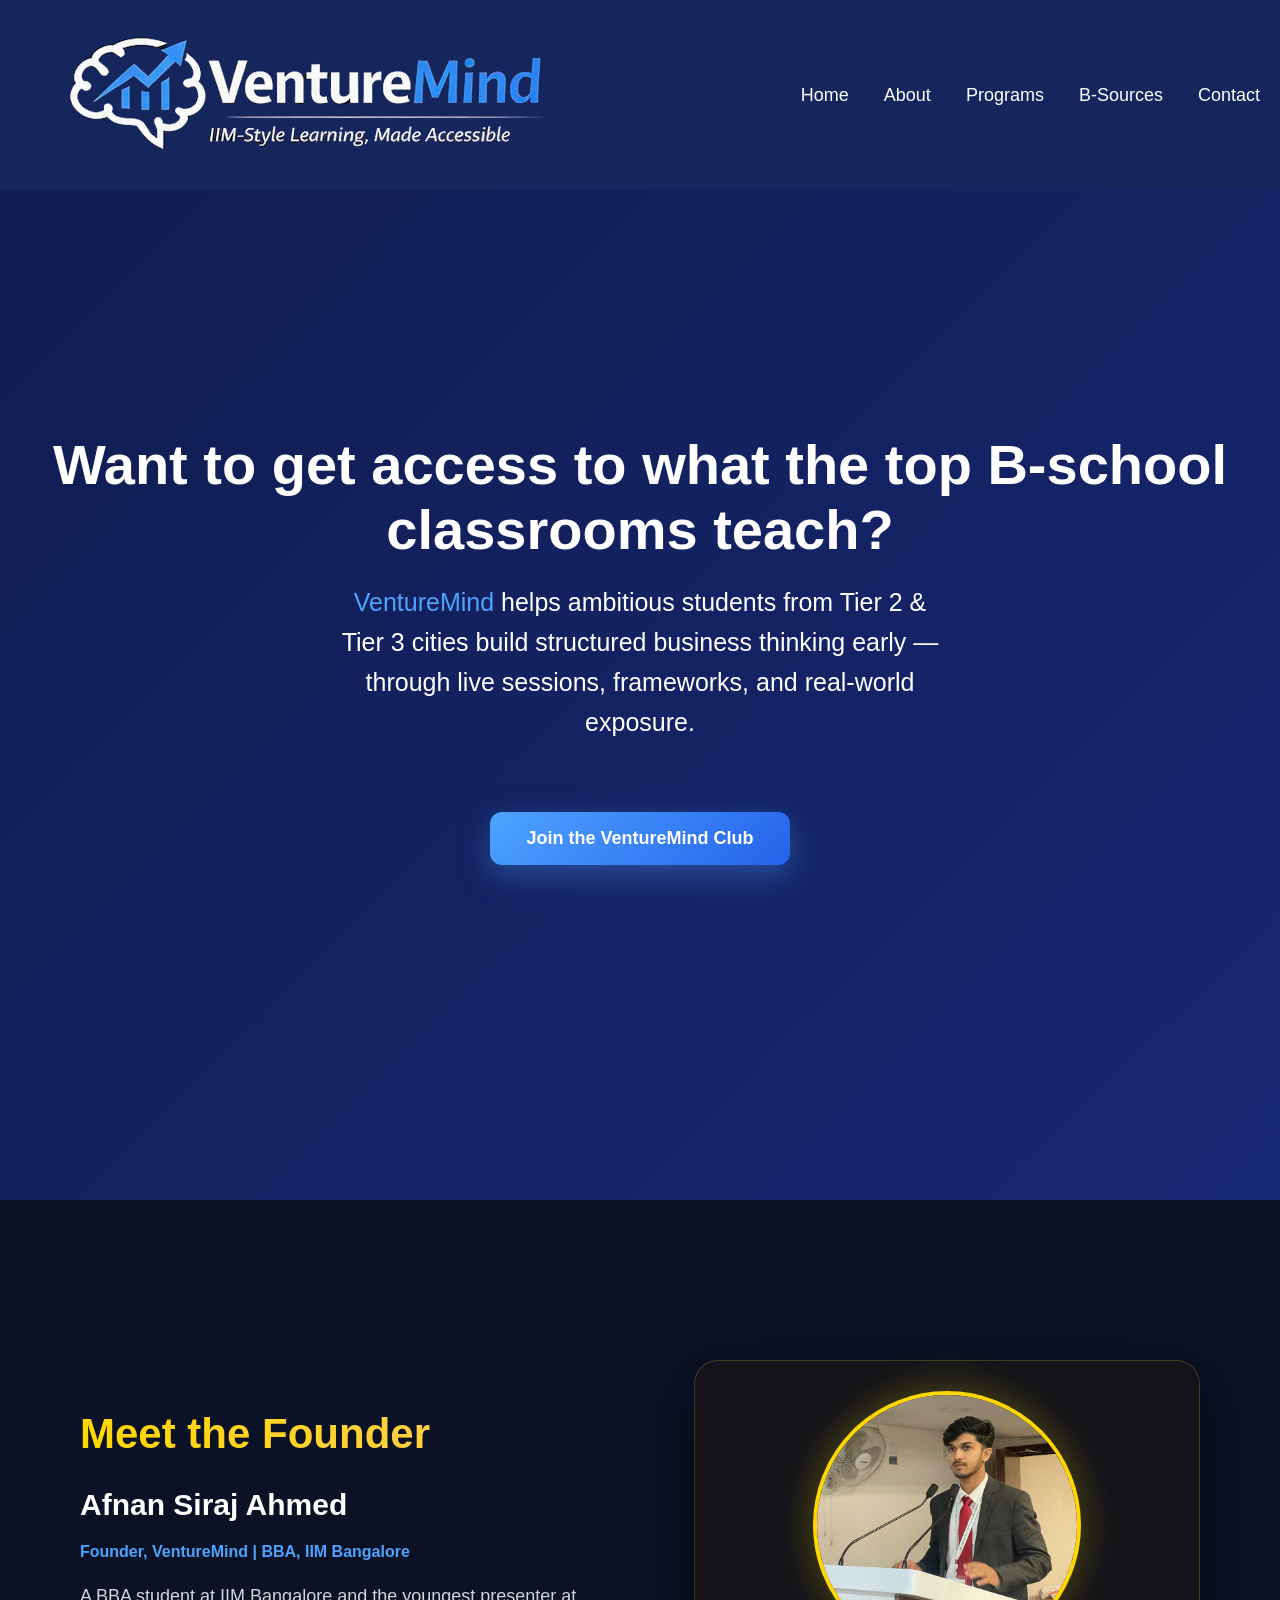
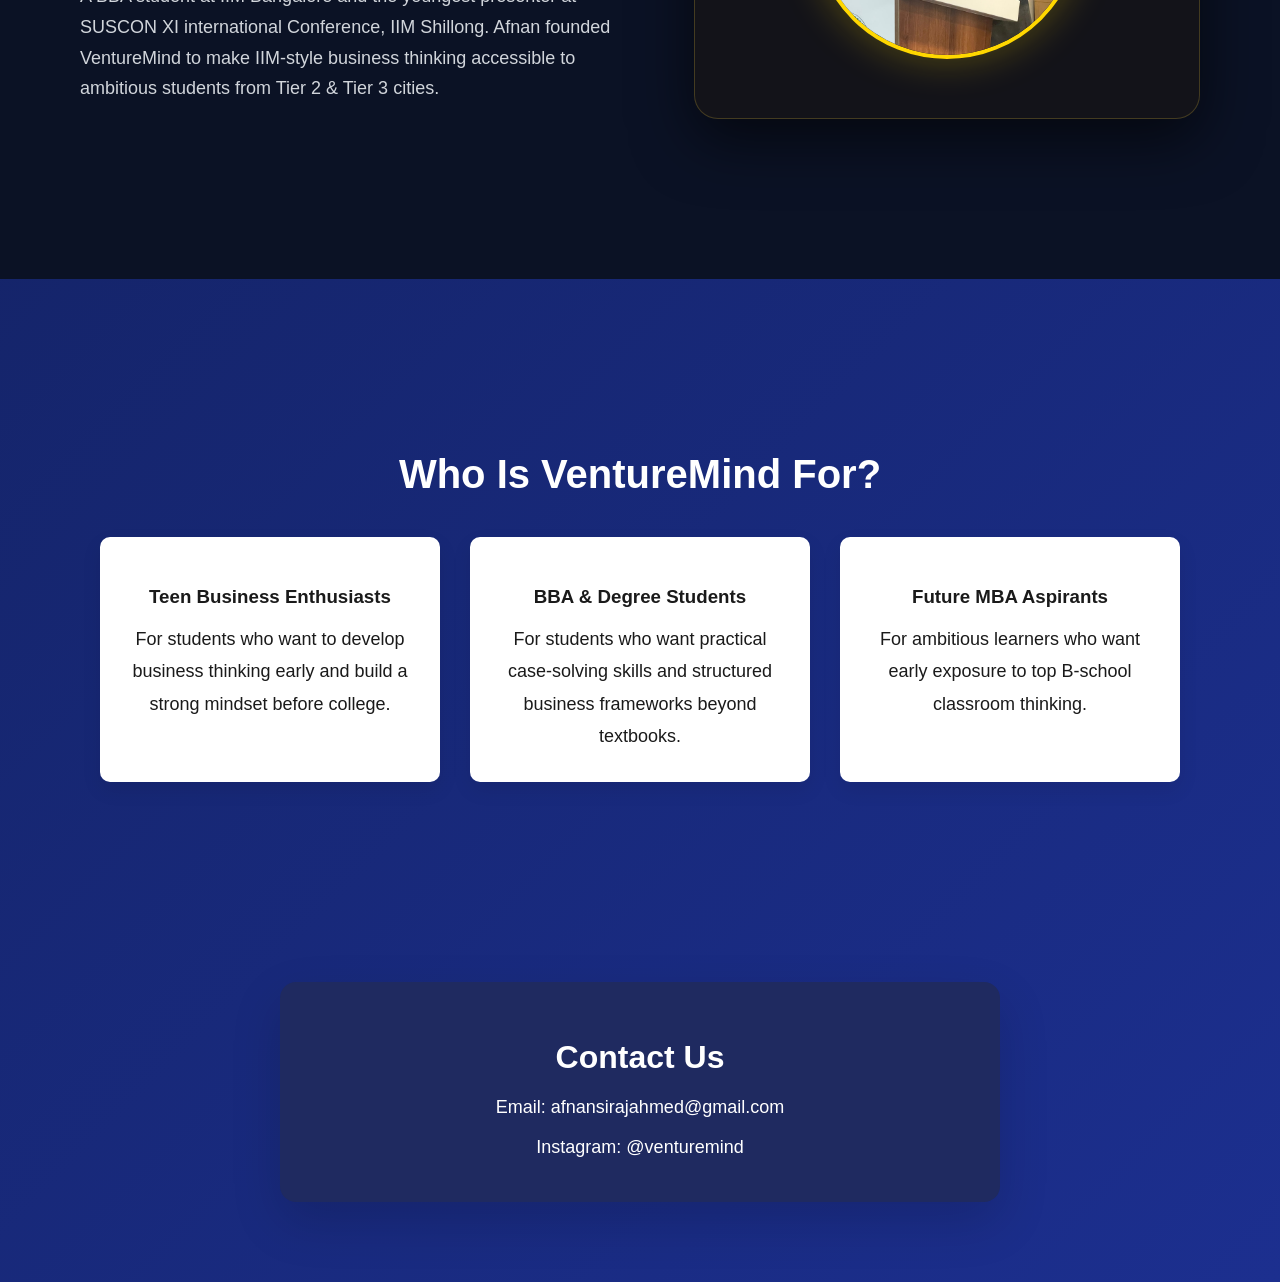
<file: index.html>
<!DOCTYPE html>
<html>
<head>
    <meta charset="UTF-8">
    <meta name="viewport" content="width=device-width, initial-scale=1.0">

    <!-- Google Search Console Verification -->
<meta name="google-site-verification" content="5r_V95ySeKYSe_41ma-kqYVi1wjDSkY2qO1v6zg-8Wk" />
    <link rel="stylesheet" href="style.css">
</head>

<body>
   <header>
    <div class="nav-container">
        <div class="logo">
            <img src="images/logo.png" alt="VentureMind Logo">
        </div>
        <nav>
            <ul>
                <li><a href="index.html">Home</a></li>
                <li><a href="about.html">About</a></li>
                <li><a href="programs.html">Programs</a></li>
                <li><a href="bsources.html">B-Sources</a></li>          
      <li><a href="#">Contact</a></li>
            </ul>
        </nav>
    </div>
</header>

       <main class="hero">
    
    <h1 class="hero-title">
        Want to get access to what the top B-school
        classrooms teach?
    </h1>

    <p class="hero-subtitle">
        <span class="brand-blue">VentureMind</span> helps ambitious students
        from Tier 2 & Tier 3 cities build structured business thinking early —
        through live sessions, frameworks, and real-world exposure.
    </p>

<a href="https://docs.google.com/forms/d/e/1FAIpQLSeUELsqWf4JP32iaqCO6nF9xPl_H-A8tIZz_a2kUd4YhOue7w/viewform" target="_blank" class="cta-btn">
    Join the VentureMind Club
</a>
</main>

   <section id="founder">
    <div class="founder-container">

        <!-- LEFT SIDE (Text) -->
        <div class="founder-text">
            <h2>Meet the Founder</h2>
            <h3>Afnan Siraj Ahmed</h3>
            <h4>Founder, VentureMind | BBA, IIM Bangalore 
                 </h4>

            <p>
            A BBA student at IIM Bangalore and the youngest presenter at SUSCON XI international Conference, IIM Shillong. Afnan founded VentureMind to make IIM-style business 
                thinking accessible to ambitious students from Tier 2 & Tier 3 cities.
            </p>
        </div>

        <!-- RIGHT SIDE (Photo Card) -->
        <div class="founder-card">
            <img src="images/founder.jpeg" alt="Afnan Siraj Ahmed">
        </div>

    </div>
</section>

<section id="who">
    <h2>Who Is VentureMind For?</h2>

    <div class="audience-grid">
        <div class="audience-card">
            <h3>Teen Business Enthusiasts</h3>
            <p>For students who want to develop business thinking early and build a strong mindset before college.</p>
        </div>

        <div class="audience-card">
            <h3>BBA & Degree Students</h3>
            <p>For students who want practical case-solving skills and structured business frameworks beyond textbooks.</p>
        </div>

        <div class="audience-card">
            <h3>Future MBA Aspirants</h3>
            <p>For ambitious learners who want early exposure to top B-school classroom thinking.</p>
        </div>
    </div>
</section>

  
<section id="contact">
    <div class="contact-box">
        <h2>Contact Us</h2>
        <p>Email: afnansirajahmed@gmail.com</p>
        <p>Instagram: @venturemind</p>
    </div>
</section>
</file>
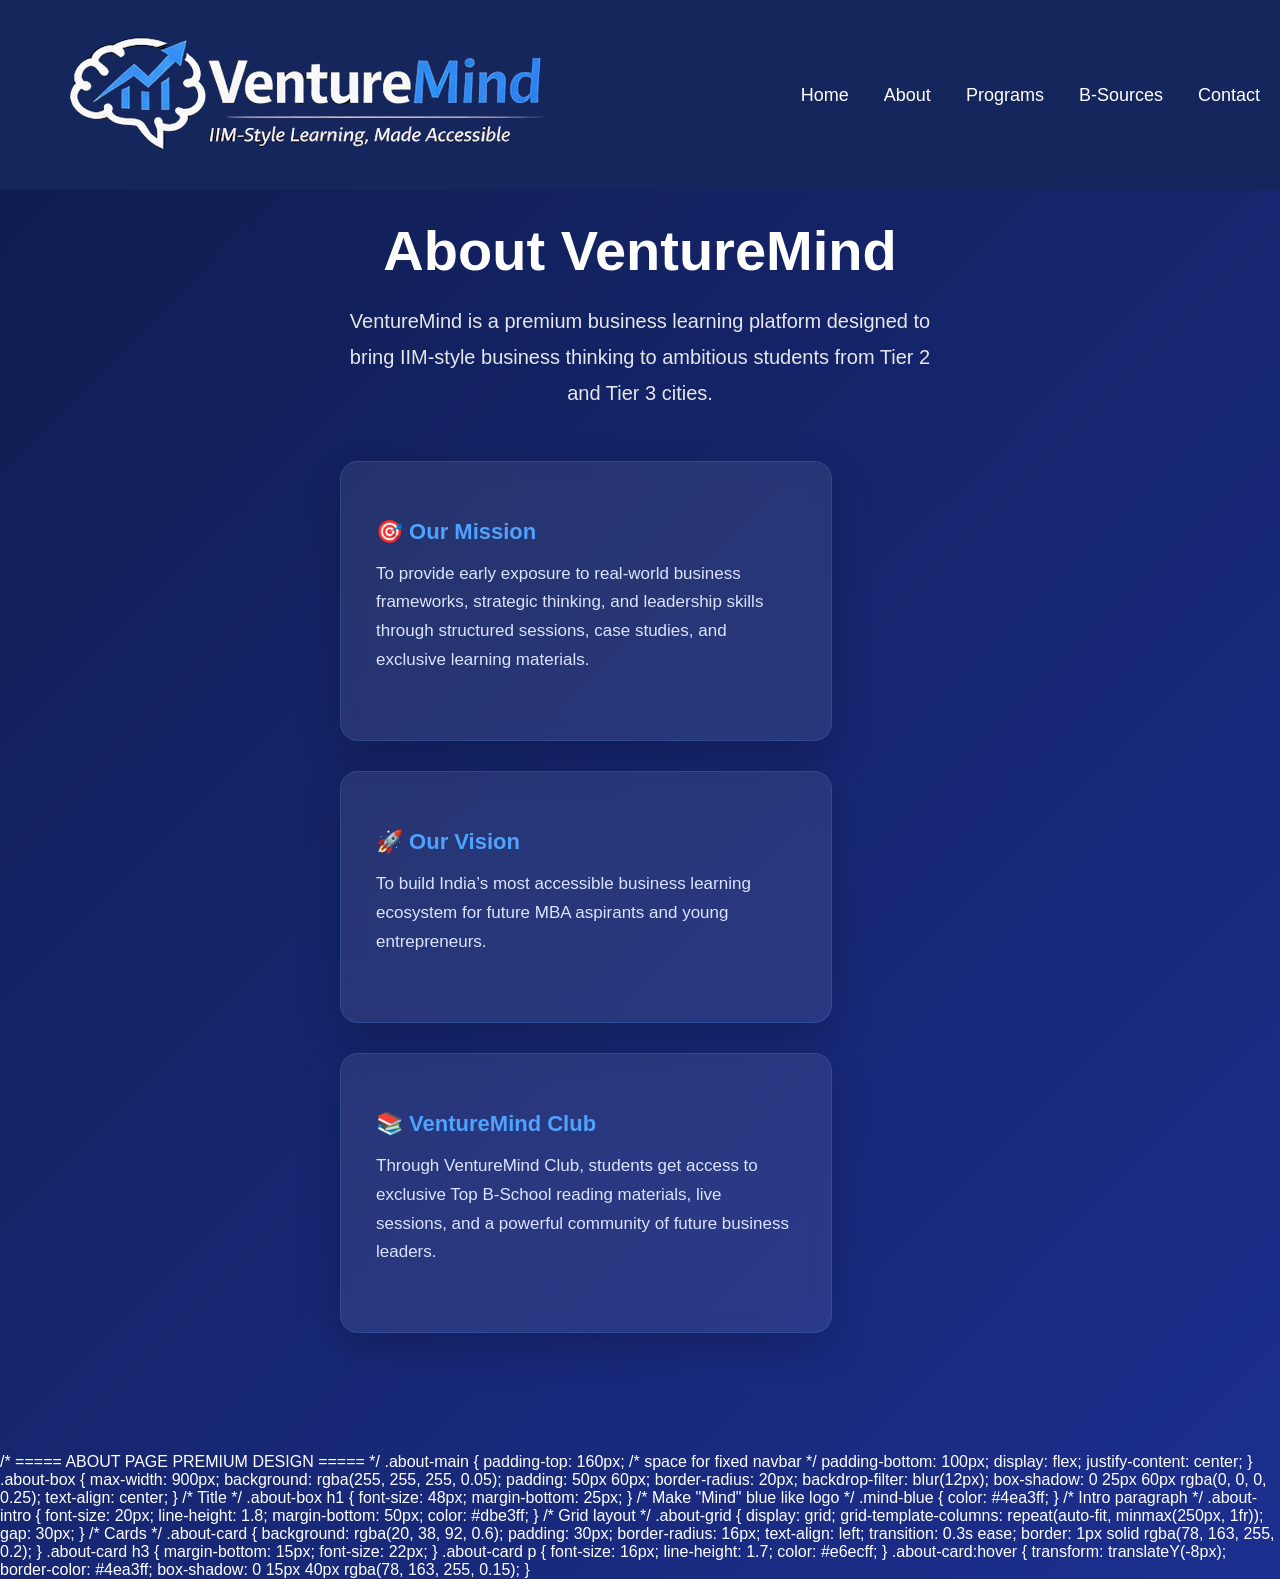
<file: about.html>
<!DOCTYPE html>
<html lang="en">
<head>
    <meta charset="UTF-8">
    <meta name="viewport" content="width=device-width, initial-scale=1.0">
    <title>About - VentureMind</title>
    <link rel="stylesheet" href="style.css">
</head>

<body>
<header>
    <div class="nav-container">
        <div class="logo">
            <img src="images/logo.png" alt="VentureMind Logo">
        </div>
        <nav>
            <ul>
                <li><a href="index.html">Home</a></li>
                <li><a href="about.html">About</a></li>
                <li><a href="programs.html">Programs</a></li>
                <li><a href="bsources.html">B-Sources</a></li>
                <li><a href="#">Contact</a></li>
            </ul>
        </nav>
    </div>
</header>

<main class="about-main">
    <div class="about-box">
        <h1>About <span class="mind-blue">VentureMind</span></h1>

        <p class="about-intro">
            VentureMind is a premium business learning platform designed to bring
            IIM-style business thinking to ambitious students from Tier 2 and Tier 3 cities.
        </p>

        <div class="about-grid">
            <div class="about-card">
                <h3>🎯 Our Mission</h3>
                <p>
                    To provide early exposure to real-world business frameworks,
                    strategic thinking, and leadership skills through structured sessions,
                    case studies, and exclusive learning materials.
                </p>
            </div>

            <div class="about-card">
                <h3>🚀 Our Vision</h3>
                <p>
                    To build India’s most accessible business learning ecosystem
                    for future MBA aspirants and young entrepreneurs.
                </p>
            </div>

            <div class="about-card">
                <h3>📚 VentureMind Club</h3>
                <p>
                    Through VentureMind Club, students get access to exclusive
                    Top B-School reading materials, live sessions, and a powerful
                    community of future business leaders.
                </p>
            </div>
        </div>
    </div>
</main>

/* ===== ABOUT PAGE PREMIUM DESIGN ===== */
.about-main {
    padding-top: 160px; /* space for fixed navbar */
    padding-bottom: 100px;
    display: flex;
    justify-content: center;
}

.about-box {
    max-width: 900px;
    background: rgba(255, 255, 255, 0.05);
    padding: 50px 60px;
    border-radius: 20px;
    backdrop-filter: blur(12px);
    box-shadow: 0 25px 60px rgba(0, 0, 0, 0.25);
    text-align: center;
}

/* Title */
.about-box h1 {
    font-size: 48px;
    margin-bottom: 25px;
}

/* Make "Mind" blue like logo */
.mind-blue {
    color: #4ea3ff;
}

/* Intro paragraph */
.about-intro {
    font-size: 20px;
    line-height: 1.8;
    margin-bottom: 50px;
    color: #dbe3ff;
}

/* Grid layout */
.about-grid {
    display: grid;
    grid-template-columns: repeat(auto-fit, minmax(250px, 1fr));
    gap: 30px;
}

/* Cards */
.about-card {
    background: rgba(20, 38, 92, 0.6);
    padding: 30px;
    border-radius: 16px;
    text-align: left;
    transition: 0.3s ease;
    border: 1px solid rgba(78, 163, 255, 0.2);
}

.about-card h3 {
    margin-bottom: 15px;
    font-size: 22px;
}

.about-card p {
    font-size: 16px;
    line-height: 1.7;
    color: #e6ecff;
}

.about-card:hover {
    transform: translateY(-8px);
    border-color: #4ea3ff;
    box-shadow: 0 15px 40px rgba(78, 163, 255, 0.15);
}
</file>
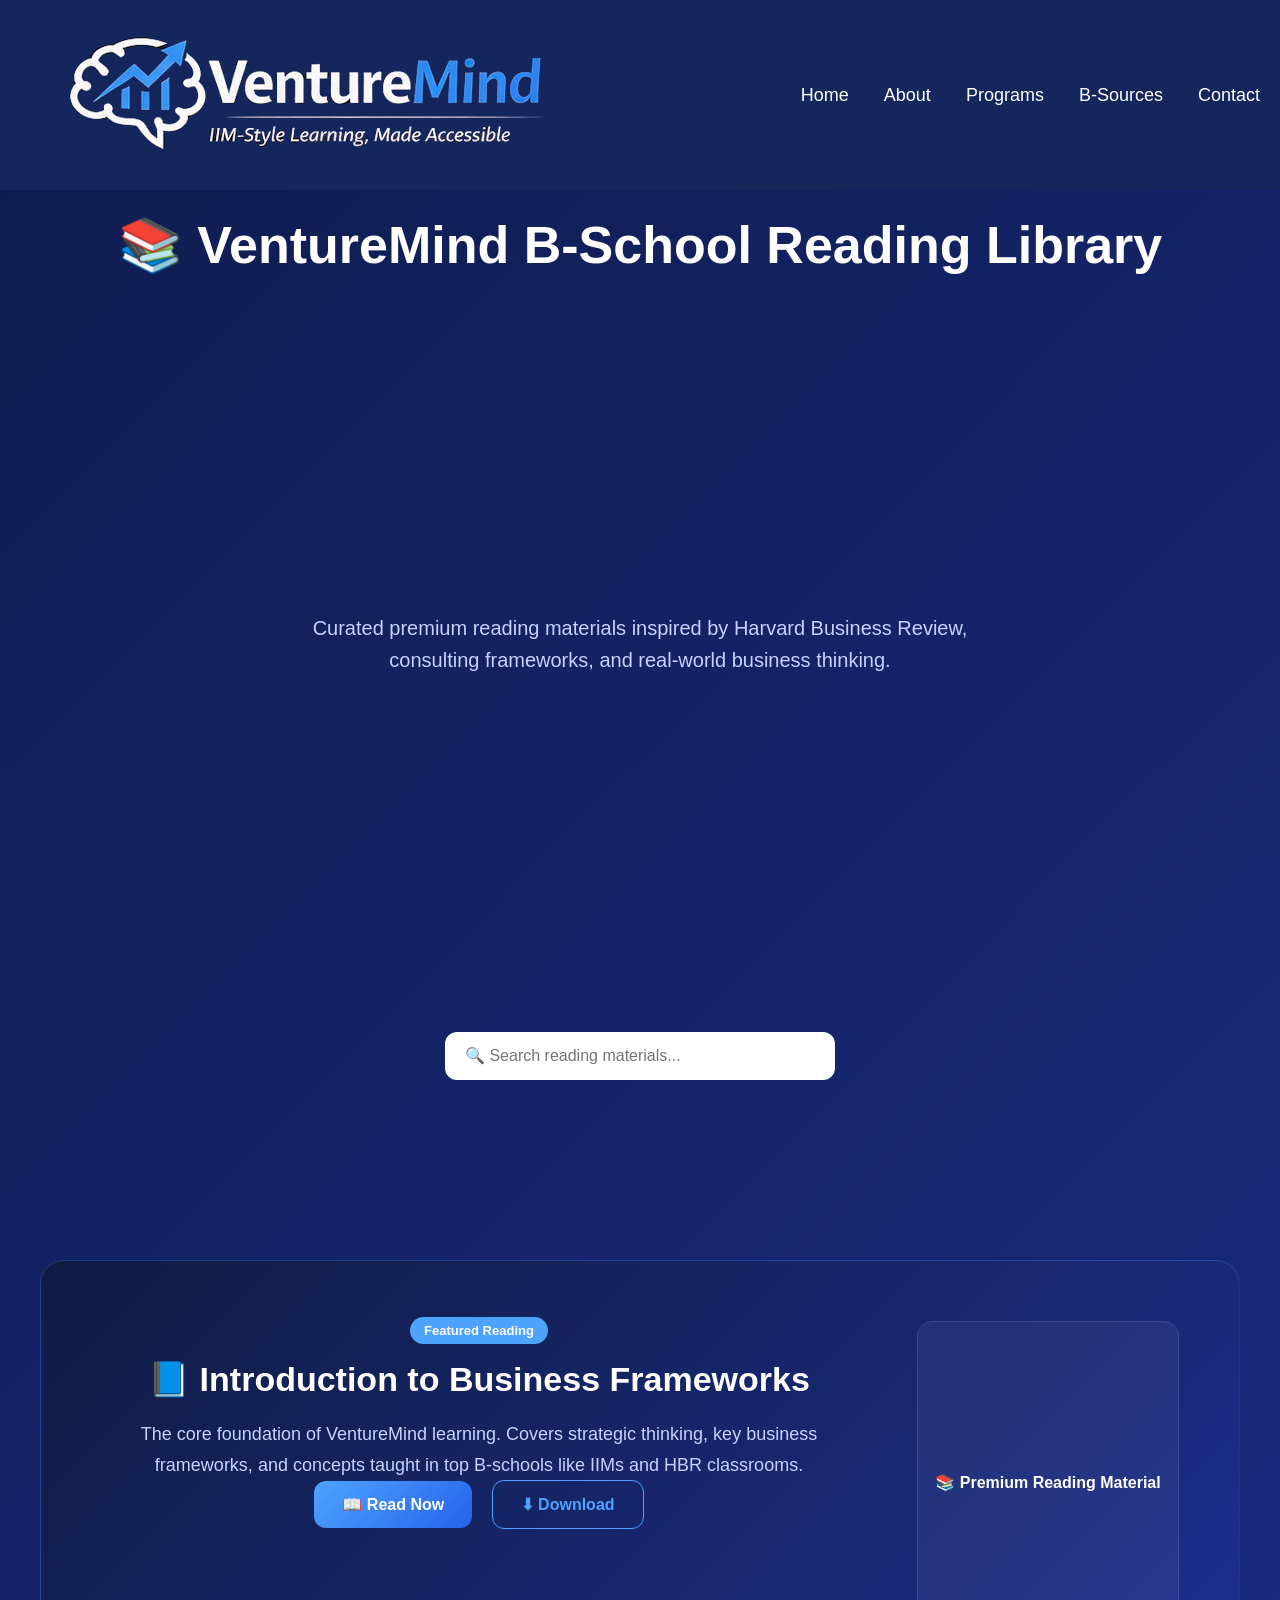
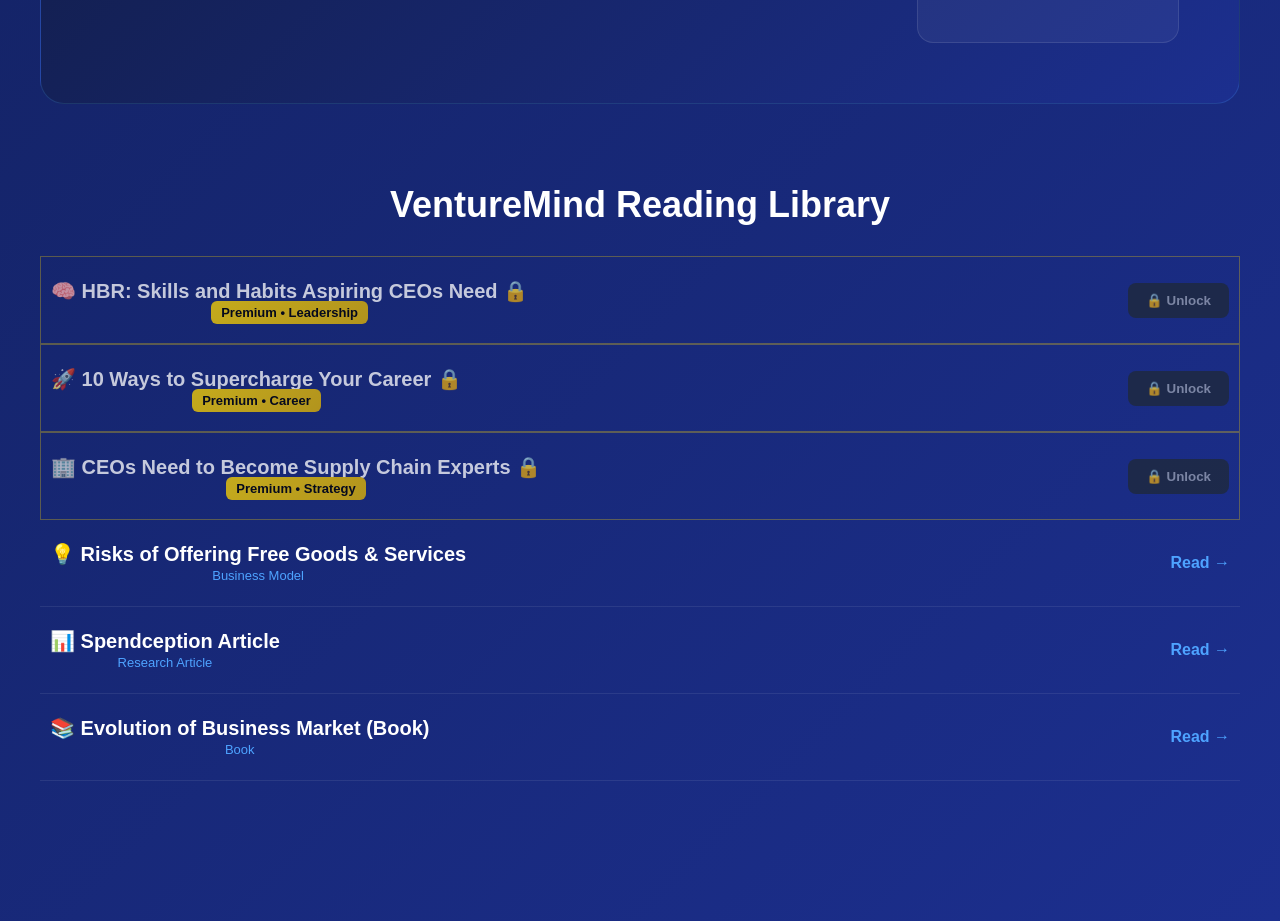
<file: bsources.html>
<!DOCTYPE html>
<html>
<head>
    <meta charset="UTF-8">
    <meta name="viewport" content="width=device-width, initial-scale=1.0">
    <title>B-Sources - VentureMind</title>
    <link rel="stylesheet" href="style.css">
</head>

<body>

<header>
    <div class="nav-container">
        <div class="logo">
            <img src="images/logo.png" alt="VentureMind Logo">
        </div>
        <nav>
            <ul>
                <li><a href="index.html">Home</a></li>
                <li><a href="about.html">About</a></li>
                <li><a href="programs.html">Programs</a></li>
                <li><a href="bsources.html">B-Sources</a></li>
                <li><a href="#">Contact</a></li>
            </ul>
        </nav>
    </div>
</header>

<!-- HERO -->
<main id="bsources-hero">
    <h1>📚 VentureMind B-School Reading Library</h1>
    <p>
        Curated premium reading materials inspired by Harvard Business Review,
        consulting frameworks, and real-world business thinking.
    </p>

    <!-- Search Bar -->
    <input 
        type="text" 
        id="searchInput" 
        placeholder="🔍 Search reading materials..."
        onkeyup="searchResources()"
        class="search-bar"
    >
</main>

<section id="bsources-library">

    <!-- ⭐ FEATURED RESOURCE (Premium Spotlight) -->
    <div class="featured-resource">
        <div class="featured-left">
            <span class="featured-tag">Featured Reading</span>
            <h2>📘 Introduction to Business Frameworks</h2>
            <p>
                The core foundation of VentureMind learning. Covers strategic thinking,
                key business frameworks, and concepts taught in top B-schools like IIMs and HBR classrooms.
            </p>

            <div class="featured-buttons">
                <a href="resources/B-source reading material.pdf" target="_blank" class="primary-btn">
                    📖 Read Now
                </a>
                <a href="resources/B-source reading material.pdf" download class="secondary-btn">
                    ⬇ Download
                </a>
            </div>
        </div>

        <div class="featured-right">
            <div class="pdf-preview">
                📚 Premium Reading Material
            </div>
        </div>
    </div>

    <!-- 📚 LIBRARY LIST (Elite Style) -->
    <div class="library-list">

        <h2 class="library-title">VentureMind Reading Library</h2>

       <div class="library-item locked-item">
    <div class="library-info">
        <h3>🧠 HBR: Skills and Habits Aspiring CEOs Need 🔒</h3>
        <span class="library-tag premium">Premium • Leadership</span>
    </div>
<button class="locked-link" onclick="unlockPopup()">
    🔒 Unlock
</button></div>

       <div class="library-item locked-item">
    <div class="library-info">
        <h3>🚀 10 Ways to Supercharge Your Career 🔒</h3>
        <span class="library-tag premium">Premium • Career</span>
    </div>
<button class="locked-link" onclick="unlockPopup()">
    🔒 Unlock
</button></div>

      <div class="library-item locked-item">
    <div class="library-info">
        <h3>🏢 CEOs Need to Become Supply Chain Experts 🔒</h3>
        <span class="library-tag premium">Premium • Strategy</span>
    </div>
<button class="locked-link" onclick="unlockPopup()">
    🔒 Unlock
</button></div>

        <div class="library-item">
            <div class="library-info">
                <h3>💡 Risks of Offering Free Goods & Services</h3>
                <span class="library-tag">Business Model</span>
            </div>
            <a href="resources/HBR The Risks of Offering Free Goods and Services.pdf" target="_blank" class="read-link">
                Read →
            </a>
        </div>

        <div class="library-item">
            <div class="library-info">
                <h3>📊 Spendception Article</h3>
                <span class="library-tag">Research Article</span>
            </div>
            <a href="resources/Article Spendception.pdf" target="_blank" class="read-link">
                Read →
            </a>
        </div>

        <div class="library-item">
            <div class="library-info">
                <h3>📚 Evolution of Business Market (Book)</h3>
                <span class="library-tag">Book</span>
            </div>
            <a href="resources/Evolution of Business Market Book.pdf" target="_blank" class="read-link">
                Read →
            </a>
        </div>

    </div>

</section>

<script>
function searchResources() {
    let input = document.getElementById("searchInput").value.toLowerCase();
    let cards = document.getElementsByClassName("resource-card");

    for (let i = 0; i < cards.length; i++) {
        let text = cards[i].innerText.toLowerCase();
        if (text.includes(input)) {
            cards[i].style.display = "block";
        } else {
            cards[i].style.display = "none";
        }
    }
}
</script>

</body>
</html>
</file>
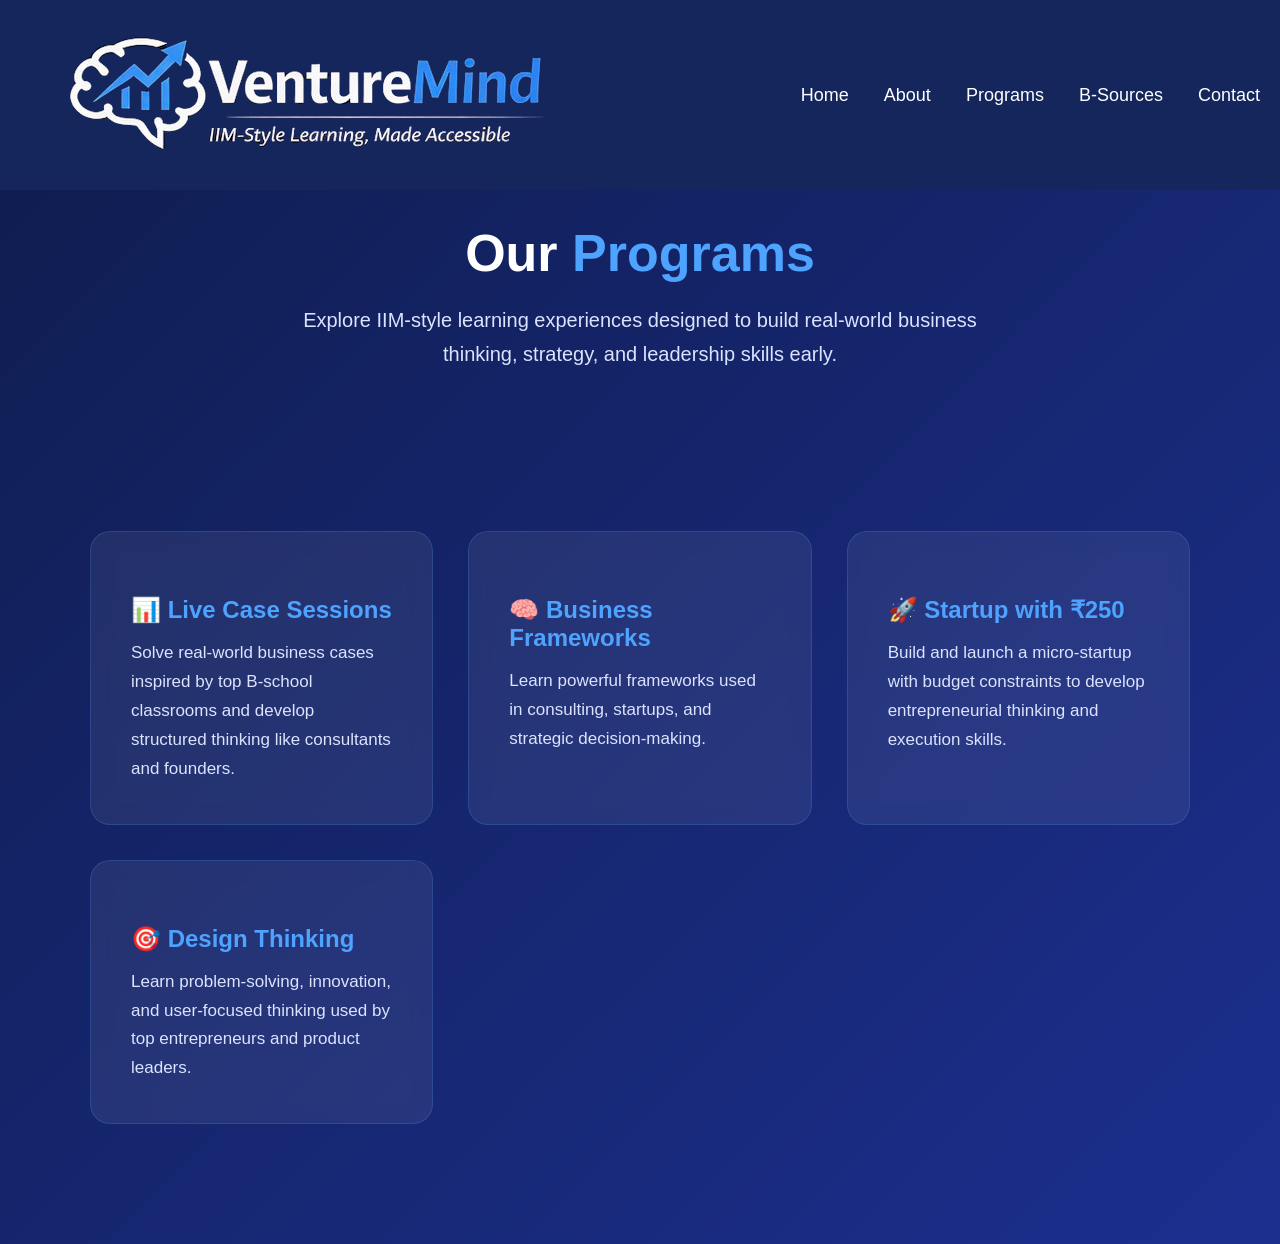
<file: programs.html>
<!DOCTYPE html>
<html>
<head>
    <meta charset="UTF-8">
    <meta name="viewport" content="width=device-width, initial-scale=1.0">
    <title>Programs - VentureMind</title>
    <link rel="stylesheet" href="style.css">
</head>

<body>

<header>
    <div class="nav-container">
        <div class="logo">
            <img src="images/logo.png" alt="VentureMind Logo">
        </div>
        <nav>
            <ul>
                <li><a href="index.html">Home</a></li>
                <li><a href="about.html">About</a></li>
                <li><a href="programs.html">Programs</a></li>
                <li><a href="bsources.html">B-Sources</a></li>
                <li><a href="#">Contact</a></li>
            </ul>
        </nav>
    </div>
</header>

<!-- ===== PROGRAMS HERO ===== -->
<section id="programs-hero">
    <div class="programs-hero-container">
        <h1>Our <span class="brand-blue">Programs</span></h1>
        <p>
            Explore IIM-style learning experiences designed to build real-world
            business thinking, strategy, and leadership skills early.
        </p>
    </div>
</section>

<!-- ===== PROGRAMS CARDS SECTION ===== -->
<section id="programs-page">
    <div class="programs-page-container">

        <div class="program-card">
            <h3>📊 Live Case Sessions</h3>
            <p>
                Solve real-world business cases inspired by top B-school classrooms
                and develop structured thinking like consultants and founders.
            </p>
        </div>

        <div class="program-card">
            <h3>🧠 Business Frameworks</h3>
            <p>
                Learn powerful frameworks used in consulting, startups, and
                strategic decision-making.
            </p>
        </div>

        <div class="program-card">
            <h3>🚀 Startup with ₹250</h3>
            <p>
                Build and launch a micro-startup with budget constraints to
                develop entrepreneurial thinking and execution skills.
            </p>
        </div>

        <div class="program-card">
            <h3>🎯 Design Thinking</h3>
            <p>
                Learn problem-solving, innovation, and user-focused thinking
                used by top entrepreneurs and product leaders.
            </p>
        </div>

    </div>
</section>

</body>
</html>
</file>
<file: style.css>
body{
    
    margin:0;
    font-family: Arial, sans-serif;
    background: linear-gradient(135deg, #0f1c4d, #1c2f8f);
    color: white;
}
/* ===== HEADER / NAVBAR ===== */
header {
    position: fixed;
    top: 0;
    left: 0;
    width: 100%;
    background: #14265c;
    z-index: 1000;
    padding: 0; /* REMOVE big padding */
}

/* This controls alignment */
.nav-container {
    max-width: 1600px;  /* Aligns with page content */
    margin: 0 auto;     /* Centers navbar */
    padding: 15px 20px; /* Balanced spacing */
    display: flex;
    justify-content: space-between;
    align-items: center;
}s

/* Logo size */
.logo img {
    height: 100px;
}

/* Navigation menu */
nav ul {
    list-style: none;
    display: flex; /* makes items horizontal */
    gap: 35px; /* space between menu items */
    margin: 0;
    padding: 0;
}

/* Menu links */
nav ul li a {
    text-decoration: none;
    color: white;
    font-size: 18px;
    font-weight: 500;
    transition: 0.3s;
}

/* Hover effect (premium feel) */
nav ul li a:hover {
    color: #4ea3ff; /* VentureMind blue */
}
main{
    padding: 180px 40px 120px; /* space for fixed navbar */
    text-align: center;
    min-height: 100vh;

    display: flex;
    flex-direction: column;
    justify-content: center;
    align-items: center; /* THIS fixes CTA + alignment */
   /main


/* ===== HERO SECTION (PREMIUM UPGRADE) ===== */
.hero {
    padding: 200px 20px 140px; /* space for navbar */
    min-height: 100vh;

    display: flex;
    flex-direction: column;
    justify-content: center;
    align-items: center;

    text-align: center;
    max-width: 1000px;
    margin: 0 auto;
}

/* Main Headline */
.hero-title {
    font-size: 64px;
    font-weight: 800;
    line-height: 1.2;
    margin-bottom: 30px;
    letter-spacing: -1px;
}

/* Subtitle */
.hero-subtitle {
    font-size: 22px;
    line-height: 1.8;
    color: #c7d2fe;
    max-width: 750px;
    margin-bottom: 50px;
}

/* Brand highlight (matches logo blue) */
.brand-blue {
    color: #4ea3ff;
    font-weight: 700;
}

}
main h1{
    font-size: 56px;
margin-bottom: 20px;
}
main p {
     font-size: 25px;
max-width: 600px;
line-height: 1.6;
margin: 0 auto 30px auto;
}
/* ===== PREMIUM CTA BUTTON (REPLACE OLD ONE) ===== */
.cta-btn {
    margin-top: 40px;
    padding: 16px 36px;
    font-size: 18px;
    font-weight: 700;
    text-decoration: none; /* ADD THIS */

    display: inline-block;  /* prevents ugly full-width bar */
    width: auto;

    border-radius: 12px;
    border: none;
    cursor: pointer;

    background: linear-gradient(135deg, #4ea3ff, #2563eb);
    color: white;

    transition: all 0.3s ease;
    box-shadow: 0 10px 30px rgba(78, 163, 255, 0.35);
}

.cta-btn:hover {
    transform: translateY(-4px);
    box-shadow: 0 18px 50px rgba(78, 163, 255, 0.6);
}

/* HOVER = PREMIUM LIFT EFFECT */
.cta-btn:hover {
    transform: translateY(-6px) scale(1.04);
    box-shadow: 
        0 20px 60px rgba(78, 163, 255, 0.6),
        0 0 20px rgba(78, 163, 255, 0.4);
    
    background: linear-gradient(135deg, #5bb0ff, #1d4ed8);
}

/* CLICK EFFECT (Feels Professional) */
.cta-btn:active {
    transform: translateY(-2px) scale(0.98);
    box-shadow: 0 8px 20px rgba(78, 163, 255, 0.4);
}
section {
    padding: 140px 60px;
    text-align: center;
    
}

section h2 {
    font-size: 40px;
    margin-bottom: 25px;
    font-weight: 700;
}
section p {
    font-size: 18px;
    max-width: 750px;
    margin: 0 auto;
    line-height: 1.8;
}

#programs {
    background-color: #f4f6fa;
    color: #1a1a1a;
    padding: 60 20px;  /* Smaller height */
}
#contact {
    background-color: transparent; /* remove full blue bar */
    padding: 60px 20px 80px;
    display: flex;
    justify-content: center;
}

.contact-box {
    background: #1f2a60;
    color: white;
    padding: 30px 60px;
    border-radius: 16px;
    text-align: center;
    max-width: 600px;
    width: 100%;
    box-shadow: 0 20px 50px rgba(0,0,0,0.15);
}

.contact-box h2 {
    margin-bottom: 15px;
    font-size: 32px;
}

.contact-box p {
    margin: 8px 0;
    font-size: 18px;
}

html {
    scroll-behavior: smooth;
}
#audience {
    background-color: #ffffff;
    color: #1a1a1a;
}

.audience-grid {
    display: flex;
    gap: 30px;
    justify-content: center;
    margin-top: 40px;
    flex-wrap: wrap;
}
.audience-card {
    background-color: white;
    color: #1a1a1a;
    padding: 30px;
    border-radius: 10px;
    width: 280px;
    transition: 0.3s ease;
    box-shadow: 0 8px 20px rgba(0,0,0,0.08);
}

.audience-card:hover {
    transform: translateY(-8px);
}

.audience-card h3 {
    margin-bottom: 15px;
}

.program-cards {
    display: grid;
    grid-template-columns: repeat(auto-fit, minmax(260px, 1fr));
    gap: 35px;
    margin-top: 50px;
    padding: 0 40px;
}

.card {
    background: linear-gradient(145deg, #ffffff, #f4f6ff);
    padding: 35px 28px;
    border-radius: 18px;
    box-shadow: 0 15px 40px rgba(0, 0, 0, 0.08);
    transition: all 0.35s ease;
    text-align: left;
    border: 1px solid rgba(78, 163, 255, 0.15);
    position: relative;
    overflow: hidden;
}

.card h3 {
    margin-bottom: 14px;
    font-size: 20px;
    color: #1f2a60;
}

.card p {
    font-size: 16px;
    line-height: 1.7;
    color: #444;
    margin: 0;
}

.card:hover {
    transform: translateY(-12px) scale(1.03);
    box-shadow: 0 25px 60px rgba(31, 42, 96, 0.18);
    border-color: #4ea3ff;
}

.card p {
    font-size: 16px;
    line-height: 1.7;
    color: #444;
    margin: 0;
}

/* Premium Hover Effect */
.card:hover {
    transform: translateY(-10px) scale(1.02);
    box-shadow: 0 25px 50px rgba(31, 42, 96, 0.15);
    border-color: #4ea3ff;
}

#founder {
    background-color: #ffffff;
    color: #1a1a1a;
    padding: 100px 20px;
    text-align: center;
}

.founder-box {
    max-width: 700px;
    margin: 40px auto 0;
    background: #f4f6ff;
    padding: 40px;
    border-radius: 16px;
    box-shadow: 0 15px 40px rgba(0,0,0,0.08);
}

.founder-box h3 {
    font-size: 26px;
    margin-bottom: 15px;
    color: #1f2a60;
}

/* ===== FOUNDER SECTION ===== */
#founder {
    background: #f4f6fa;
    padding: 100px 20px;
    text-align: center;
    color: #1a1a1a;
}

.founder-card:hover {
    transform: translateY(-8px);
}
.founder-card img {
    width: 150px;        /* Perfect professional size */
    height: 150px;
    border-radius: 50%;  /* Circle photo */
    object-fit: cover;   /* No stretching */
    margin-bottom: 20px;
    border: 4px solid #4ea3ff;
}

.founder-card h3 {
    font-size: 26px;
    margin-bottom: 5px;
    color: #1f2a60;
}

.founder-card h4 {
    font-size: 16px;
    color: #4ea3ff;
    margin-bottom: 20px;
    font-weight: 600;
}

.founder-card p {
    font-size: 16px;
    line-height: 1.7;
    color: #444;
}

/* ===== FOUNDER BADGE (CREDIBILITY BOOST) ===== */
.founder-badge {
    display: inline-block;
    background: linear-gradient(135deg, #4ea3ff, #1f2a60);
    color: white;
    padding: 8px 16px;
    border-radius: 25px;
    font-size: 14px;
    font-weight: 600;
    margin: 10px 0 20px 0;
    box-shadow: 0 8px 20px rgba(78, 163, 255, 0.25);
}

/* ===== FOUNDER SECTION (GOLD + BLACK PREMIUM) ===== */
#founder {
    background: linear-gradient(135deg, #0b0b0f, #111827, #000000);
    padding: 110px 20px;
    text-align: center;
    color: #ffffff;
    position: relative;
}

/* Founder Section Layout */
#founder {
    background: linear-gradient(180deg, #050505, #0b0b0b);
    padding: 100px 20px;
}

/* ===== FOUNDER CARD (Premium Left Style) ===== */
#founder {
    background: linear-gradient(135deg, #0b0f1f, #111827);
    padding: 120px 20px;
    text-align: center;
}

.founder-card {
    max-width: 520px;              /* makes it smaller */
    margin: 60px auto;             /* centers the card */
    background: rgba(20, 20, 25, 0.9);
    padding: 45px 35px;
    border-radius: 24px;
    
    /* Elegant soft shadow (like your reference) */
    box-shadow: 0 20px 60px rgba(0, 0, 0, 0.6);
    
    /* subtle border instead of bright gold glow */
    border: 1px solid rgba(212, 175, 55, 0.25);
    
    backdrop-filter: blur(10px);
    transition: all 0.3s ease;
}

.founder-card:hover {
    transform: translateY(-8px);
    box-shadow: 0 30px 80px rgba(0, 0, 0, 0.8);
}

.founder-card:hover {
    transform: translateY(-12px) scale(1.01);
    box-shadow: 0 40px 120px rgba(0, 0, 0, 1);
    border: 1px solid rgba(212, 175, 55, 0.7);
}

.founder-card img {
    width: 170px;
    height: 170px;
    border-radius: 50%;
    object-fit: cover;
    border: 4px solid #d4af37; /* GOLD border */
    margin-bottom: 25px;
    box-shadow: 0 0 30px rgba(212, 175, 55, 0.6); /* gold glow */
}

.founder-card h3 {
    font-size: 32px;
    margin-bottom: 10px;
    background: linear-gradient(90deg, #ffd700, #ffcc66, #e6b800);
    
    /* REQUIRED for full browser support */
    background-clip: text;
    -webkit-background-clip: text;
    
    color: transparent; /* fallback */
    -webkit-text-fill-color: transparent;
    
    font-weight: 700;
}

.founder-role {
    font-size: 17px;
    color: #d4af37; /* GOLD */
    font-weight: 600;
    margin-bottom: 18px;
    letter-spacing: 0.5px;
}

.founder-badge {
    display: inline-block;
    margin: 20px 0 25px;
    padding: 12px 26px;
    border-radius: 999px;
    background: linear-gradient(90deg, #ffd700, #ffb700, #e6b800);
    color: #000;
    font-weight: 700;
    font-size: 15px;
    box-shadow: 0 12px 35px rgba(255, 215, 0, 0.35);
}

/* Description */
.founder-card p {
    font-size: 17px;
    line-height: 1.7;
    color: #e6e9ff;
}

#founder h2 {
    font-size: 42px;
    margin-bottom: 30px;
    background: linear-gradient(90deg, #ffd700, #ffcc66);
    
    /* Standard + Webkit support */
    background-clip: text;
    -webkit-background-clip: text;
    
    color: transparent; /* fallback */
    -webkit-text-fill-color: transparent;
}

@media (max-width: 768px) {}
  .founder-card {
    flex-direction: column;
    text-align: center;
    padding: 30px;
  }

  .founder-left img {
    width: 140px;
    height: 140px;
  }

/* ===== FOUNDER SECTION (PRO LAYOUT) ===== */
#founder {
    background: #0b1225; /* dark premium background */
    padding: 100px 80px;
    color: white;
}

.founder-container {
    display: flex;
    align-items: center;
    justify-content: space-between;
    gap: 60px;
    max-width: 1200px;
    margin: auto;
}

/* LEFT TEXT SIDE */
.founder-text {
    flex: 1;
    text-align: left;
}

.founder-text h2 {
    font-size: 40px;
    color: #ffd700; /* gold */
    margin-bottom: 20px;
}

.founder-text h3 {
    font-size: 30px;
    margin-bottom: 10px;
}

.founder-text h4 {
    color: #4ea3ff; /* VentureMind blue */
    margin-bottom: 20px;
}

/* Badge */
.founder-badge {
    display: inline-block;
    background: linear-gradient(90deg, #ffd700, #e6b800);
    color: black;
    padding: 10px 20px;
    border-radius: 999px;
    font-weight: 600;
    margin-bottom: 25px;
}

/* Paragraph */
.founder-text p {
    font-size: 18px;
    line-height: 1.7;
    color: #d1d5db;
}

/* RIGHT IMAGE CARD */
.founder-card {
    flex: 0.8;
    text-align: center;
}

.founder-card img {
    width: 260px;
    height: 260px;
    border-radius: 50%;
    object-fit: cover;
    border: 4px solid #ffd700;
    box-shadow: 0 0 40px rgba(255, 215, 0, 0.3);
}
/* ===== PREMIUM ABOUT SECTION (ADD AT VERY BOTTOM) ===== */
#about {
    background: linear-gradient(135deg, #0f1c4d, #1c2f8f);
    padding: 140px 20px 120px;
    display: flex;
    justify-content: center;
    color: white;
}

/* Glass card container */
.about-container {
    max-width: 800px;
    background: rgba(255, 255, 255, 0.05);
    padding: 60px 50px;
    border-radius: 20px;
    text-align: left;
    backdrop-filter: blur(12px);
    box-shadow: 0 25px 60px rgba(0, 0, 0, 0.35);
    border: 1px solid rgba(255, 255, 255, 0.08);
}

/* Title */
.about-container h1,
.about-container h2 {
    font-size: 46px;
    margin-bottom: 25px;
    font-weight: 700;
}

/* First paragraph highlight */
.about-container p:first-of-type {
    font-size: 22px;
    font-weight: 500;
    color: #c7d2fe;
    margin-bottom: 30px;
}

/* Normal paragraphs */
.about-container p {
    font-size: 18px;
    line-height: 1.9;
    margin-bottom: 22px;
    color: #e5e7eb;
}

/* Brand blue text (for logo consistency) */
.brand-blue {
    color: #4ea3ff; /* Same blue as your logo */
}
/* ===== ABOUT SECTION UPGRADE ===== */
.about-container {
    max-width: 1000px;
    margin: 0 auto;
    text-align: center;
}

.about-intro {
    font-size: 20px;
    line-height: 1.8;
    margin-bottom: 50px;
    color: #e5e7eb;
}

/* Cards Layout */
.about-cards {
    display: flex;
    gap: 30px;
    justify-content: center;
    flex-wrap: wrap;
}

/* Individual Card */
.about-card {
    background: rgba(255, 255, 255, 0.05);
    padding: 35px;
    border-radius: 18px;
    max-width: 420px;
    text-align: left;
    
    /* Premium Glass Effect */
    backdrop-filter: blur(12px);
    border: 1px solid rgba(78, 163, 255, 0.25);
    
    /* Smooth Animation */
    transition: all 0.35s ease;
    box-shadow: 0 15px 40px rgba(0,0,0,0.2);
}

/* Hover Effect (VERY IMPORTANT) */
.about-card:hover {
    transform: translateY(-10px) scale(1.02);
    border-color: #4ea3ff;
    box-shadow: 0 25px 60px rgba(78, 163, 255, 0.25);
}

.about-card h3 {
    font-size: 24px;
    margin-bottom: 15px;
    color: #4ea3ff;
}

.about-card p {
    font-size: 17px;
    line-height: 1.7;
    color: #d1d5db;
}

/* ===== ABOUT PAGE FIXED LAYOUT ===== */
#about {
    padding: 160px 20px 100px; /* space for fixed navbar */
    display: flex;
    justify-content: center;
}

.about-container {
    max-width: 1100px;
    width: 100%;
    text-align: center;
}

.about-title {
    font-size: 48px;
    margin-bottom: 60px;
    font-weight: 700;
}

/* GRID FOR CARDS (Fixes left alignment issue) */
.about-grid {
    display: grid;
    grid-template-columns: repeat(auto-fit, minmax(320px, 1fr));
    gap: 30px;
}

/* PREMIUM CARDS */
.about-card {
    background: rgba(255, 255, 255, 0.08);
    padding: 35px;
    border-radius: 18px;
    text-align: left;
    backdrop-filter: blur(10px);
    border: 1px solid rgba(78, 163, 255, 0.2);
    transition: all 0.3s ease;
}

/* HOVER EFFECT (Premium Feel) */
.about-card:hover {
    transform: translateY(-8px);
    border-color: #4ea3ff;
    box-shadow: 0 20px 50px rgba(0,0,0,0.3);
}

.about-card h3 {
    color: #4ea3ff;
    margin-bottom: 15px;
    font-size: 22px;
}

.about-card p {
    color: #dbe3ff;
    line-height: 1.7;
    font-size: 17px;
    cursor: pointer;
}

/* ===== PROGRAMS PAGE HERO ===== */
#programs-hero {
    padding: 180px 20px 80px; /* space for fixed navbar */
    text-align: center;
}

.programs-hero-container h1 {
    font-size: 52px;
    margin-bottom: 20px;
}

.programs-hero-container p {
    font-size: 20px;
    max-width: 700px;
    margin: 0 auto;
    line-height: 1.7;
    color: #dbe3ff;
}

/* ===== PROGRAMS PAGE CARDS ===== */
#programs-page {
    padding: 80px 20px 120px;
}

.programs-page-container {
    max-width: 1100px;
    margin: auto;
    display: grid;
    grid-template-columns: repeat(auto-fit, minmax(300px, 1fr));
    gap: 35px;
}

.program-card {
    background: rgba(255, 255, 255, 0.07);
    padding: 40px;
    border-radius: 20px;
    backdrop-filter: blur(10px);
    border: 1px solid rgba(78, 163, 255, 0.2);
    transition: all 0.3s ease;
    text-align: left;
}

.program-card h3 {
    font-size: 24px;
    margin-bottom: 15px;
    color: #4ea3ff;
}

.program-card p {
    font-size: 17px;
    line-height: 1.7;
    color: #dbe3ff;
}

/* PREMIUM HOVER EFFECT */
.program-card:hover {
    transform: translateY(-10px) scale(1.02);
    border-color: #4ea3ff;
    box-shadow: 0 25px 60px rgba(0, 0, 0, 0.35);
}

/* ===== B-SOURCES HERO ===== */
#bsources-hero {
    padding: 180px 20px 60px;
    text-align: center;
}

.bsources-hero-container h1 {
    font-size: 52px;
    margin-bottom: 20px;
}

.bsources-hero-container p {
    font-size: 20px;
    max-width: 700px;
    margin: 0 auto;
    color: #dbe3ff;
    line-height: 1.7;
}

/* ===== B-SOURCES LIBRARY ===== */
#bsources-library {
    padding: 60px 20px 120px;
}

.bsources-container {
    max-width: 1000px;
    margin: auto;
    display: grid;
    grid-template-columns: repeat(auto-fit, minmax(350px, 1fr));
    gap: 40px;
}

/* Resource Card */
.resource-card {
    background: rgba(255, 255, 255, 0.08);
    padding: 40px;
    border-radius: 20px;
    backdrop-filter: blur(10px);
    border: 1px solid rgba(78, 163, 255, 0.25);
    transition: all 0.3s ease;
    text-align: left;
}

.resource-card h2 {
    font-size: 24px;
    margin-bottom: 15px;
    color: #4ea3ff;
}

.resource-card p {
    font-size: 17px;
    line-height: 1.7;
    color: #dbe3ff;
    margin-bottom: 25px;
}

/* Read Button */
.resource-btn {
    display: inline-block;
    padding: 14px 28px;
    border-radius: 12px;
    background: linear-gradient(135deg, #4ea3ff, #2563eb);
    color: white;
    text-decoration: none;
    font-weight: 600;
    transition: 0.3s ease;
}

.resource-btn:hover {
    transform: translateY(-3px);
    box-shadow: 0 15px 40px rgba(78, 163, 255, 0.5);
}

/* Coming Soon Button */
.coming-btn {
    padding: 14px 28px;
    border-radius: 12px;
    background: #1f2a60;
    color: #cbd5ff;
    border: none;
    font-weight: 600;
}

/* ===== B-SOURCES HERO ===== */
#bsources-hero {
    padding: 180px 20px 100px;
    text-align: center;
}

.bsources-hero-container h1 {
    font-size: 52px;
    margin-bottom: 20px;
}

.bsources-hero-container p {
    font-size: 20px;
    max-width: 750px;
    margin: auto;
    line-height: 1.7;
    color: #dbe3ff;
}

.resource-count {
    margin-top: 25px;
    font-weight: 600;
    color: #4ea3ff;
}

/* ===== FEATURED CARD ===== */
#featured-resource {
    padding: 60px 20px 100px;
    text-align: center;
}

.featured-card {
    max-width: 800px;
    margin: auto;
    background: rgba(255,255,255,0.07);
    padding: 50px;
    border-radius: 20px;
    backdrop-filter: blur(10px);
    border: 1px solid rgba(78,163,255,0.2);
    box-shadow: 0 20px 60px rgba(0,0,0,0.3);
}

.featured-card h3 {
    font-size: 28px;
    margin-bottom: 15px;
}

/* TAGS */
.resource-tags {
    margin-bottom: 20px;
}

.tag {
    padding: 6px 14px;
    border-radius: 999px;
    font-size: 14px;
    margin: 5px;
    font-weight: 600;
}

.beginner {
    background: #22c55e;
    color: white;
}

.pdf {
    background: #ef4444;
    color: white;
}

/* BUTTON GROUP */
.resource-buttons {
    margin-top: 30px;
    display: flex;
    gap: 20px;
    justify-content: center;
}

.download-btn {
    padding: 16px 30px;
    border-radius: 12px;
    background: transparent;
    border: 2px solid #4ea3ff;
    color: #4ea3ff;
    font-weight: 700;
    text-decoration: none;
    transition: 0.3s;
}

.download-btn:hover {
    background: #4ea3ff;
    color: white;
}

/* ===== LIBRARY GRID ===== */
#bsources-library {
    padding: 80px 20px 120px;
    text-align: center;
}

.library-grid {
    max-width: 1100px;
    margin: 50px auto 0;
    display: grid;
    grid-template-columns: repeat(auto-fit, minmax(300px, 1fr));
    gap: 35px;
}

.resource-card {
    background: rgba(255,255,255,0.06);
    padding: 35px;
    border-radius: 18px;
    text-align: left;
    border: 1px solid rgba(78,163,255,0.2);
    transition: 0.3s ease;
}

.resource-card:hover {
    transform: translateY(-8px);
    border-color: #4ea3ff;
    box-shadow: 0 20px 50px rgba(0,0,0,0.3);
}

.resource-btn {
    display: inline-block;
    margin-top: 20px;
    padding: 12px 24px;
    border-radius: 10px;
    background: linear-gradient(135deg, #4ea3ff, #2563eb);
    color: white;
    text-decoration: none;
    font-weight: 600;
}

/* COMING SOON STYLE */
.coming-btn {
    margin-top: 20px;
    padding: 12px 24px;
    border-radius: 10px;
    background: #1f2a60;
    color: #aaa;
    border: 1px solid #4ea3ff;
}

.mini-tag {
    display: inline-block;
    margin: 10px 0;
    font-size: 13px;
    color: #4ea3ff;
    font-weight: 600;
}

.coming-tag {
    color: #facc15;
}

/* ===== B-SOURCES HERO ===== */
#bsources-hero {
    padding: 180px 20px 80px;
    text-align: center;
}

#bsources-hero h1 {
    font-size: 52px;
    margin-bottom: 20px;
}

#bsources-hero p {
    font-size: 20px;
    max-width: 700px;
    margin: auto;
    color: #c7d2fe;
}

/* SEARCH BAR */
.search-bar {
    margin-top: 40px;
    padding: 15px 20px;
    width: 350px;
    max-width: 90%;
    border-radius: 12px;
    border: none;
    font-size: 16px;
    outline: none;
}

/* LIBRARY GRID */
#bsources-library {
    padding: 60px 20px 120px;
}

.library-container {
    max-width: 1200px;
    margin: auto;
    display: grid;
    grid-template-columns: repeat(auto-fit, minmax(320px, 1fr));
    gap: 30px;
}

/* RESOURCE CARDS */
.resource-card {
    background: rgba(255,255,255,0.07);
    padding: 35px;
    border-radius: 20px;
    backdrop-filter: blur(10px);
    border: 1px solid rgba(78,163,255,0.2);
    transition: 0.3s ease;
}

.resource-card:hover {
    transform: translateY(-10px);
    box-shadow: 0 25px 60px rgba(0,0,0,0.3);
    border-color: #4ea3ff;
}

.resource-card h2 {
    color: #4ea3ff;
    margin-bottom: 10px;
}

.resource-card p {
    color: #dbe3ff;
    line-height: 1.6;
}

/* TAGS */
.tag {
    display: inline-block;
    background: #4ea3ff;
    padding: 5px 12px;
    border-radius: 999px;
    font-size: 12px;
    margin-bottom: 15px;
}

/* BUTTON */
.resource-btn {
    display: inline-block;
    margin-top: 20px;
    padding: 12px 22px;
    border-radius: 10px;
    text-decoration: none;
    font-weight: 600;
    color: white;
    background: linear-gradient(135deg, #4ea3ff, #2563eb);
}

.coming-btn {
    margin-top: 20px;
    padding: 12px 22px;
    border-radius: 10px;
    border: 1px solid #4ea3ff;
    background: transparent;
    color: #4ea3ff;
}

/* ===== PREMIUM B-SOURCES LIBRARY (ELITE DESIGN) ===== */
#bsources-library {
    padding: 100px 40px 140px;
    max-width: 1200px;
    margin: auto;
}

/* ⭐ FEATURED SECTION */
.featured-resource {
    display: flex;
    justify-content: space-between;
    gap: 60px;
    background: linear-gradient(135deg, #111c44, #1c2f8f);
    padding: 60px;
    border-radius: 24px;
    margin-bottom: 80px;
    border: 1px solid rgba(78,163,255,0.2);
}

.featured-left {
    flex: 1;
}

.featured-tag {
    background: #4ea3ff;
    padding: 6px 14px;
    border-radius: 999px;
    font-size: 13px;
    font-weight: 600;
}

.featured-left h2 {
    font-size: 34px;
    margin: 20px 0;
}

.featured-left p {
    font-size: 18px;
    color: #c7d2fe;
    line-height: 1.7;
}

/* Buttons */
.primary-btn {
    display: inline-block;
    padding: 14px 28px;
    background: linear-gradient(135deg, #4ea3ff, #2563eb);
    border-radius: 12px;
    text-decoration: none;
    color: white;
    font-weight: 600;
    margin-right: 15px;
}

.secondary-btn {
    display: inline-block;
    padding: 14px 28px;
    border: 1px solid #4ea3ff;
    border-radius: 12px;
    text-decoration: none;
    color: #4ea3ff;
    font-weight: 600;
}

/* Fake PDF Preview Box */
.pdf-preview {
    width: 260px;
    height: 320px;
    background: rgba(255,255,255,0.05);
    border-radius: 16px;
    display: flex;
    align-items: center;
    justify-content: center;
    font-weight: 600;
    border: 1px solid rgba(255,255,255,0.1);
}

/* 📚 LIBRARY LIST (Not cards = premium feel) */
.library-title {
    font-size: 36px;
    margin-bottom: 30px;
}

.library-item {
    display: flex;
    justify-content: space-between;
    align-items: center;
    padding: 22px 10px;
    border-bottom: 1px solid rgba(255,255,255,0.08);
    transition: 0.3s ease;
}

.library-item:hover {
    background: rgba(255,255,255,0.03);
    padding-left: 20px;
}

.library-info h3 {
    margin: 0;
    font-size: 20px;
}

.library-tag {
    font-size: 13px;
    color: #4ea3ff;
}

.read-link {
    color: #4ea3ff;
    text-decoration: none;
    font-weight: 600;
    font-size: 16px;
}
/* ===== LOCKED LIBRARY ITEMS (ELITE LOOK) ===== */
.locked-item {
    opacity: 0.75;
    border: 1px solid rgba(255, 215, 0, 0.4);
    position: relative;
}

/* Premium Tag Color */
.library-tag.premium {
    background: linear-gradient(135deg, #ffd700, #e6b800);
    color: black;
    padding: 4px 10px;
    border-radius: 6px;
    font-weight: 600;
}

/* Locked Button */
.locked-link {
    background: #1f2937;
    color: #9ca3af;
    border: none;
    padding: 10px 18px;
    border-radius: 8px;
    font-weight: 600;
    cursor: not-allowed;
}

/* Subtle Premium Glow on Hover */
.locked-item:hover {
    box-shadow: 0 10px 40px rgba(255, 215, 0, 0.15);
}
</file>
